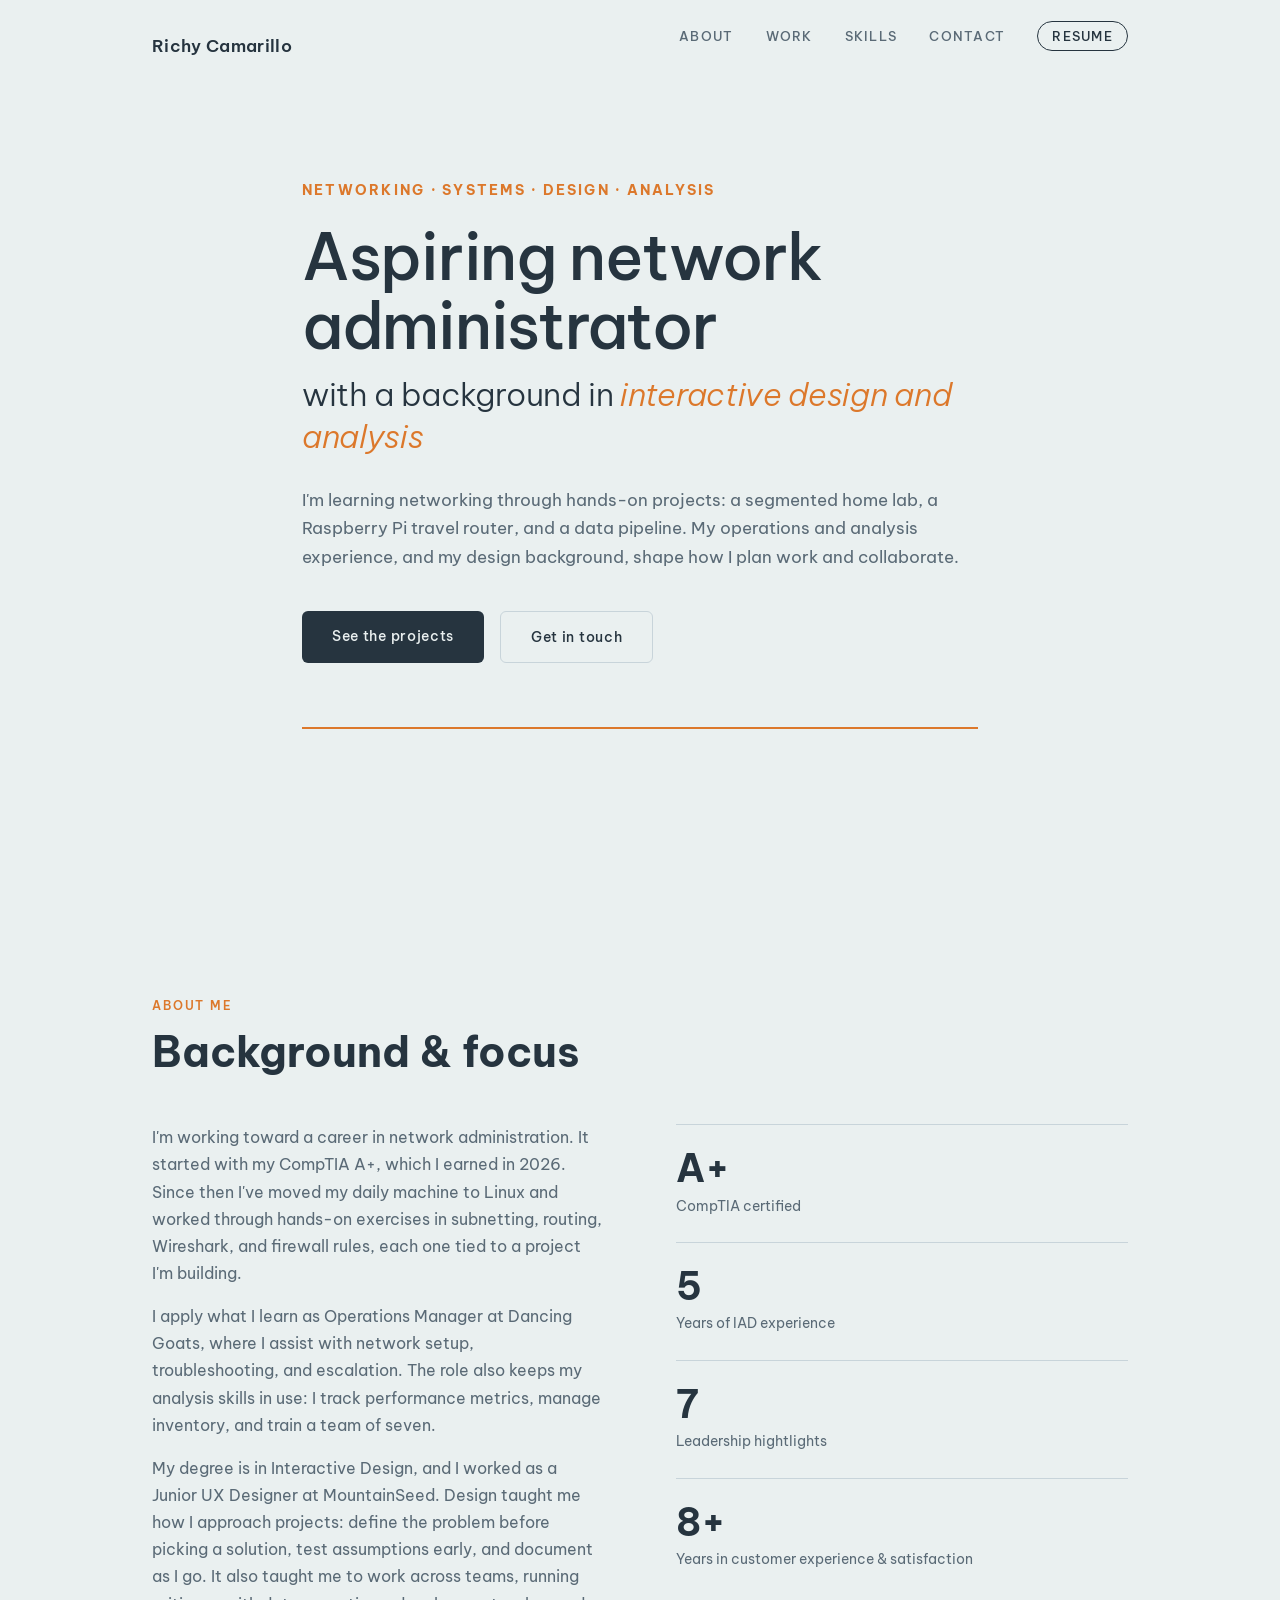
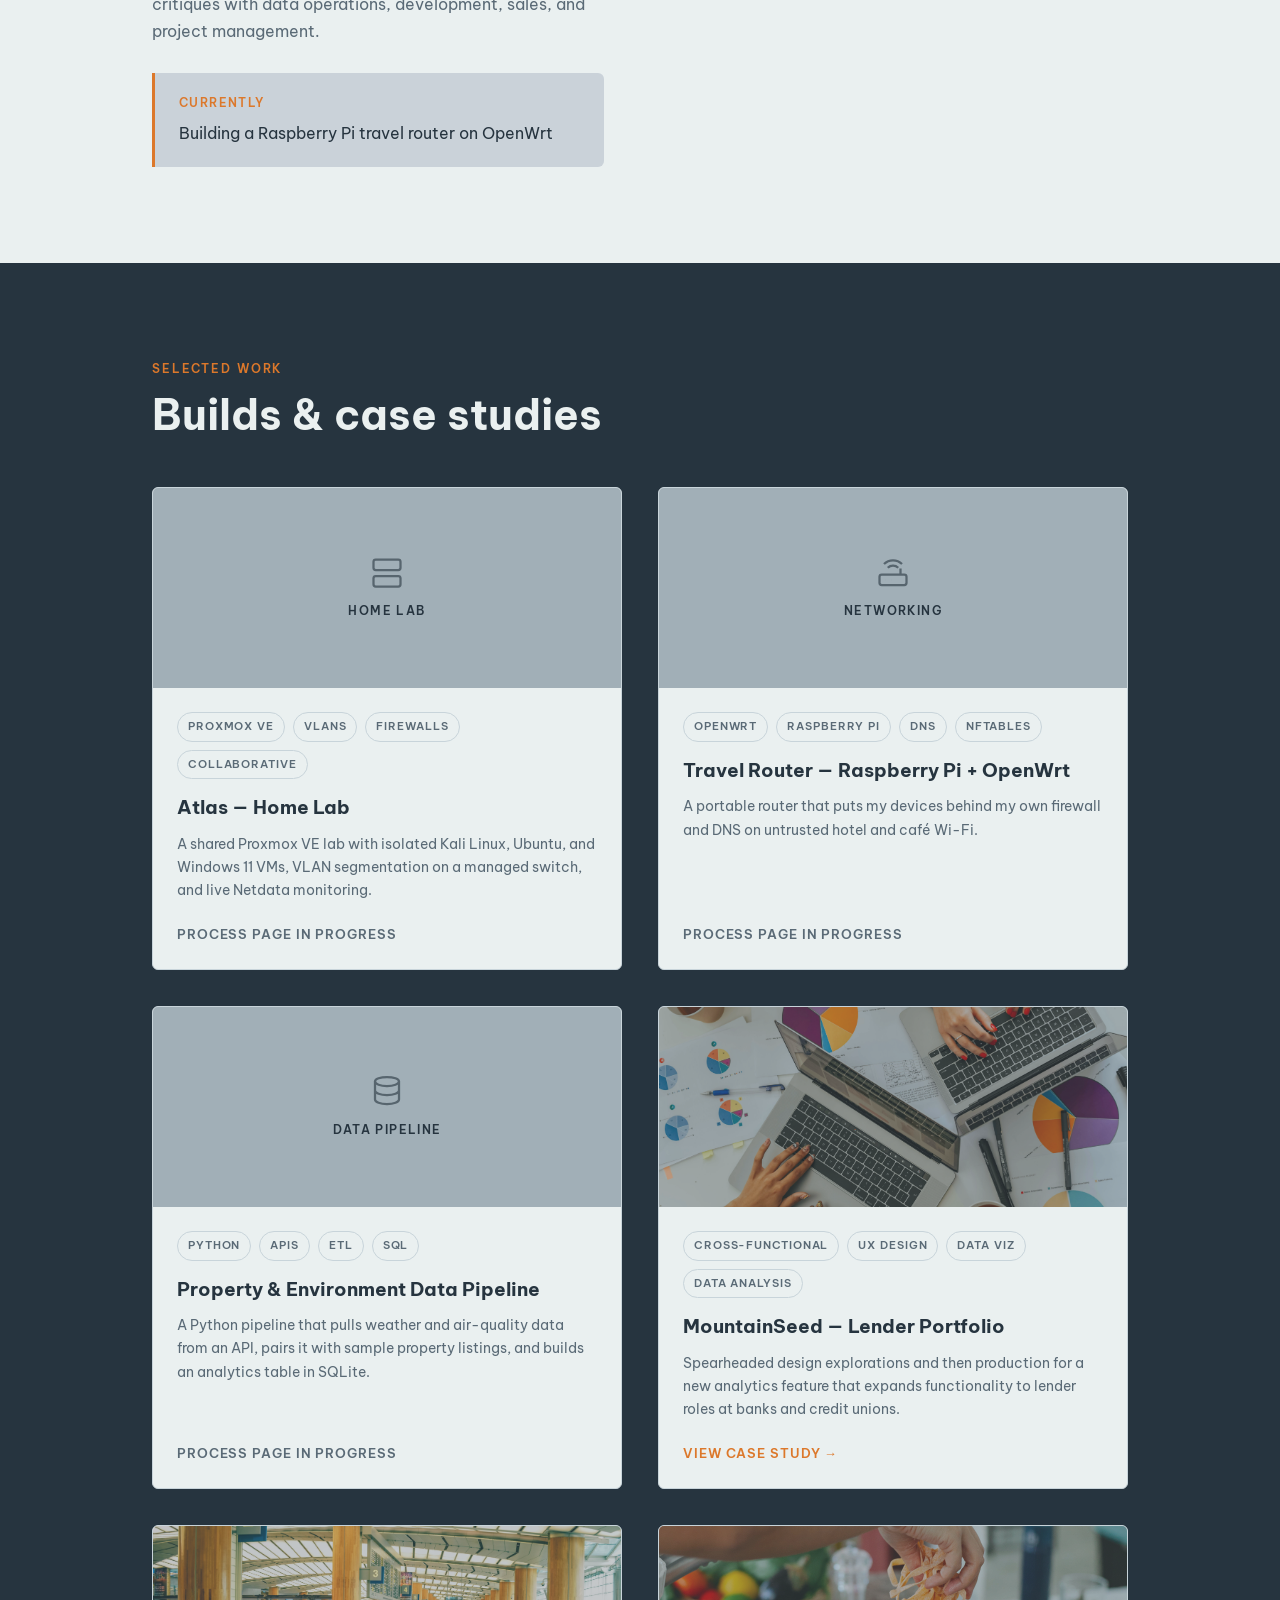
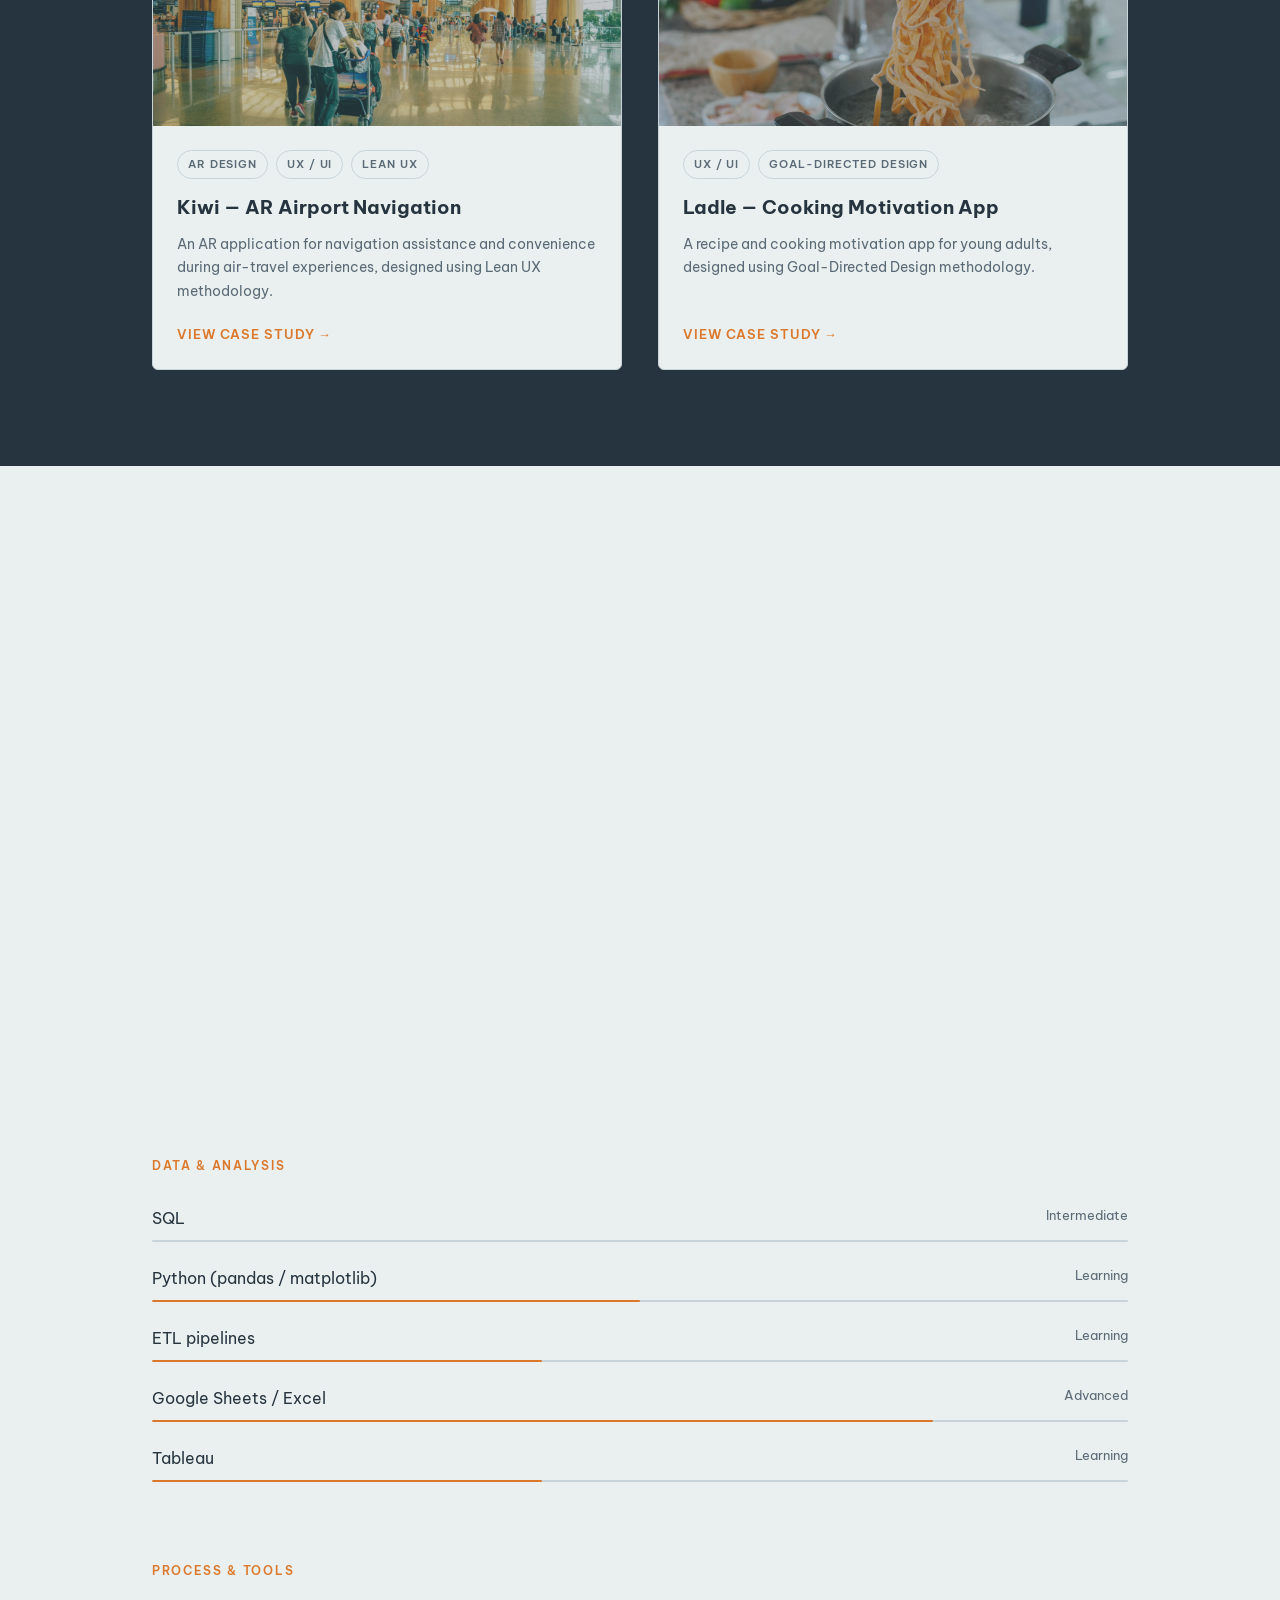
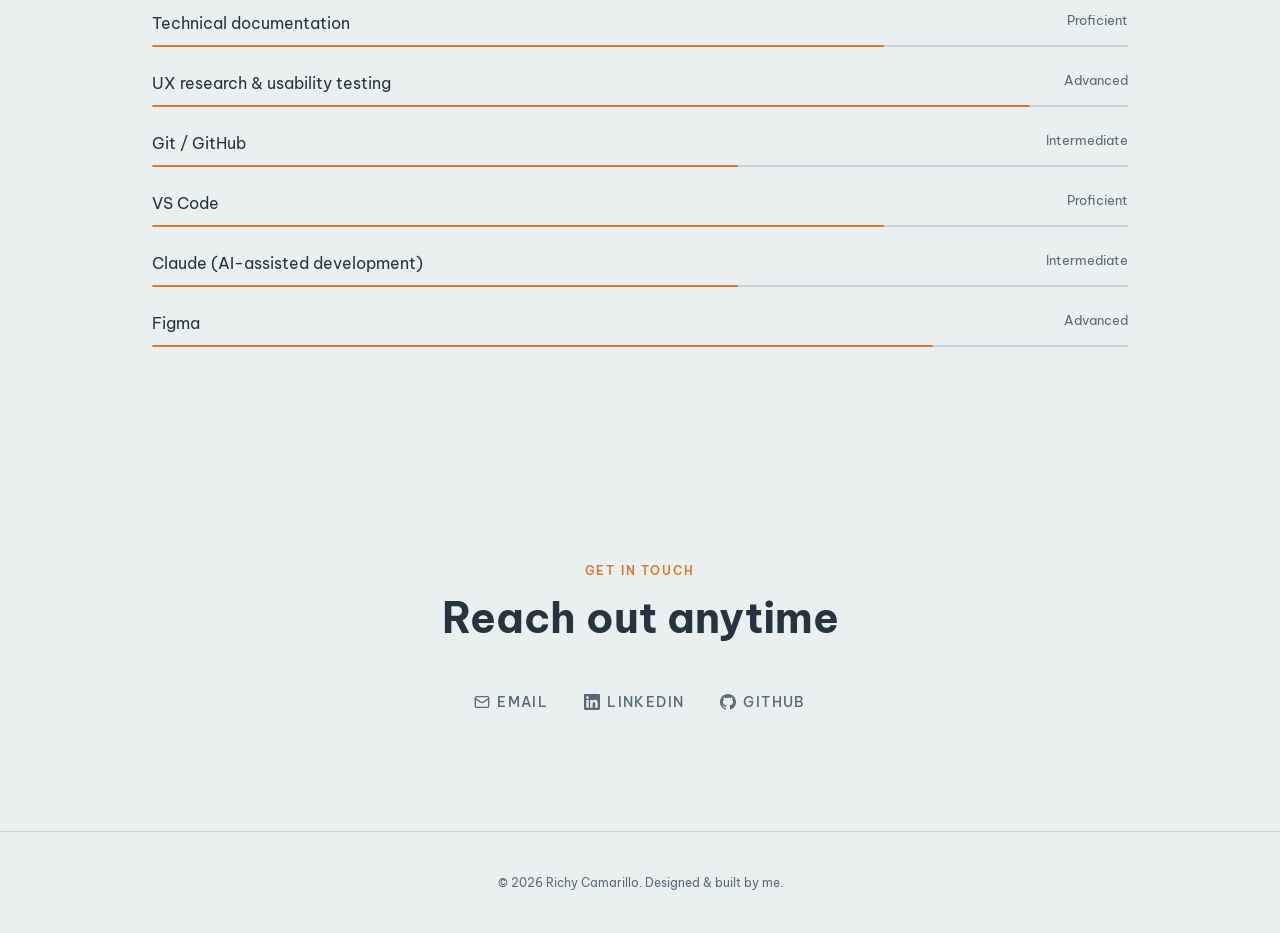
<file: index.html>
<!DOCTYPE html>
<html lang="en">
<head>
  <meta charset="UTF-8" />
  <meta name="viewport" content="width=device-width, initial-scale=1.0"/>
  <title>Richy Camarillo — Networking, Systems &amp; Analysis</title>

  <!--
  ============================================================
  FONT — Be Vietnam Pro from Google Fonts.
  ============================================================
  -->
  <link rel="preconnect" href="https://fonts.googleapis.com">
  <link rel="preconnect" href="https://fonts.gstatic.com" crossorigin>
  <link href="https://fonts.googleapis.com/css2?family=Be+Vietnam+Pro:ital,wght@0,300;0,400;0,500;0,600;0,700;1,300;1,400&display=swap" rel="stylesheet">

  <!-- Shared stylesheet -->
  <link rel="stylesheet" href="styles.css">
</head>
<body>

  <!-- ============================================================
       NAV BAR
       Links match section IDs below (#about, #projects, etc.)
       ============================================================ -->
  <nav id="main-nav">
    <div class="container-wide nav-inner">
      <a href="index.html" class="nav-logo">Richy Camarillo</a>
      <button class="nav-hamburger" aria-label="Toggle menu" aria-expanded="false">
        <span></span>
        <span></span>
        <span></span>
      </button>
      <ul class="nav-links">
        <li><a href="#about">About</a></li>
        <li><a href="#projects">Work</a></li>
        <li><a href="#skills">Skills</a></li>
        <li><a href="#contact">Contact</a></li>
        <li><a href="assets/resume.pdf" class="nav-resume" target="_blank" rel="noopener">Resume</a></li>
      </ul>
    </div>
  </nav>


  <!-- ============================================================
       HERO
       ============================================================ -->
  <section id="hero">
    <div class="container">
      <div class="hero-content">

        <span class="hero-label reveal">Networking · Systems · Design · Analysis</span>

        <h1 class="hero-headline reveal">
          Aspiring network administrator
          <span class="hero-tagline">with a background in <em>interactive design and analysis</em></span>
        </h1>

        <!-- brief self-description-->
        <p class="hero-sub reveal">
          I'm learning networking through hands-on projects: a segmented home
          lab, a Raspberry Pi travel router, and a data pipeline. My operations
          and analysis experience, and my design background, shape how I plan
          work and collaborate.
        </p>

        <div class="hero-actions reveal">
          <a href="#projects" class="btn btn-primary">See the projects</a>
          <a href="#contact"  class="btn btn-secondary">Get in touch</a>
        </div>

        <div class="hero-rule reveal"></div>
      </div>
    </div>
  </section>


  <!-- ============================================================
       ABOUT
        Left: bio paragraphs + "currently" block
        Right: stat items
       ============================================================ -->
  <section id="about">
    <div class="container-wide">

      <p class="section-label reveal">About me</p>
      <h2 class="section-title reveal">Background & focus</h2>

      <div class="about-grid">

        <!-- LEFT — Bio -->
        <div class="about-text reveal">
          <p>
            I'm working toward a career in network administration. It started
            with my CompTIA A+, which I earned in 2026. Since then I've moved
            my daily machine to Linux and worked through hands-on exercises in
            subnetting, routing, Wireshark, and firewall rules, each one tied
            to a project I'm building.
          </p>
          <p>
            I apply what I learn as Operations Manager at Dancing Goats, where
            I assist with network setup, troubleshooting, and escalation. The
            role also keeps my analysis skills in use: I track performance
            metrics, manage inventory, and train a team of seven.
          </p>
          <p>
            My degree is in Interactive Design, and I worked as a Junior UX
            Designer at MountainSeed. Design taught me how I approach projects:
            define the problem before picking a solution, test assumptions
            early, and document as I go. It also taught me to work across
            teams, running critiques with data operations, development, sales,
            and project management.
          </p>

          <!-- Current role/ project -->
          <div class="about-currently">
            <strong>Currently</strong>
            Building a Raspberry Pi travel router on OpenWrt
          </div>
        </div>

        <!-- RIGHT — Stats -->
        <div class="about-stats reveal">

          <!-- number and description -->
          <div class="stat-item">
            <div class="stat-number">A+</div>
            <div class="stat-desc">CompTIA certified</div>
          </div>
          <div class="stat-item">
            <div class="stat-number">5</div>
            <div class="stat-desc">Years of IAD experience</div>
          </div>
          <div class="stat-item">
            <div class="stat-number">7</div>
            <div class="stat-desc">Leadership hightlights</div>
          </div>
          <div class="stat-item">
            <div class="stat-number">8+</div>
            <div class="stat-desc">Years in customer experience &amp; satisfaction</div>
          </div>

        </div>
      </div>

    </div>
  </section>


  <!-- ============================================================
       PROJECTS
       ✏️ Duplicate a .project-card block to add more projects
       ✏️ Replace .project-thumb emoji with an <img> tag when ready
       ✏️ Update tags, title, description, and href on each card
       ============================================================ -->
  <section id="projects">
    <div class="container-wide">

      <p class="section-label reveal">Selected work</p>
      <h2 class="section-title reveal">Builds &amp; case studies</h2>

      <div class="projects-grid">

        <!-- ── PROJECT CARD — Atlas ── -->
        <div class="project-card reveal">
          <!-- ✏️ Replace the placeholder with: <img src="assets/..." alt="..."> -->
          <div class="project-thumb"><div class="thumb-placeholder"><svg viewBox="0 0 24 24" fill="none" stroke="currentColor" stroke-width="1.5" aria-hidden="true"><rect x="3" y="3" width="18" height="7" rx="1.5"/><rect x="3" y="14" width="18" height="7" rx="1.5"/><path d="M7 6.5h.01M7 17.5h.01"/></svg>Home lab</div></div>
          <div class="project-body">
            <div class="project-tags">
              <span class="tag">Proxmox VE</span>
              <span class="tag">VLANs</span>
              <span class="tag">Firewalls</span>
              <span class="tag">Collaborative</span>
            </div>
            <h3 class="project-title">Atlas — Home Lab</h3>
            <p class="project-desc">
              A shared Proxmox VE lab with isolated Kali Linux, Ubuntu, and Windows 11 VMs, VLAN segmentation on a managed switch, and live Netdata monitoring.
            </p>
            <p class="in-progress">Process page in progress</p>
          </div>
        </div>

        <!-- ── PROJECT CARD — Travel Router ── -->
        <div class="project-card reveal">
          <!-- ✏️ Replace the placeholder with: <img src="assets/..." alt="..."> -->
          <div class="project-thumb"><div class="thumb-placeholder"><svg viewBox="0 0 24 24" fill="none" stroke="currentColor" stroke-width="1.5" aria-hidden="true"><rect x="3" y="13" width="18" height="7" rx="1.5"/><path d="M7 16.5h.01M11 16.5h.01M17 13V9M8.5 8.5a5 5 0 0 1 7 0M6 6a8.5 8.5 0 0 1 12 0"/></svg>Networking</div></div>
          <div class="project-body">
            <div class="project-tags">
              <span class="tag">OpenWrt</span>
              <span class="tag">Raspberry Pi</span>
              <span class="tag">DNS</span>
              <span class="tag">nftables</span>
            </div>
            <h3 class="project-title">Travel Router — Raspberry Pi + OpenWrt</h3>
            <p class="project-desc">
              A portable router that puts my devices behind my own firewall and DNS on untrusted hotel and café Wi-Fi.
            </p>
            <p class="in-progress">Process page in progress</p>
          </div>
        </div>

        <!-- ── PROJECT CARD — Web Scraper ── -->
        <div class="project-card reveal">
          <!-- ✏️ Replace the placeholder with: <img src="assets/..." alt="..."> -->
          <div class="project-thumb"><div class="thumb-placeholder"><svg viewBox="0 0 24 24" fill="none" stroke="currentColor" stroke-width="1.5" aria-hidden="true"><ellipse cx="12" cy="5" rx="8" ry="3"/><path d="M4 5v6c0 1.7 3.6 3 8 3s8-1.3 8-3V5M4 11v6c0 1.7 3.6 3 8 3s8-1.3 8-3v-6"/></svg>Data pipeline</div></div>
          <div class="project-body">
            <div class="project-tags">
              <span class="tag">Python</span>
              <span class="tag">APIs</span>
              <span class="tag">ETL</span>
              <span class="tag">SQL</span>
            </div>
            <h3 class="project-title">Property &amp; Environment Data Pipeline</h3>
            <p class="project-desc">
              A Python pipeline that pulls weather and air-quality data from an API, pairs it with sample property listings, and builds an analytics table in SQLite.
            </p>
            <p class="in-progress">Process page in progress</p>
          </div>
        </div>

        <!-- ── PROJECT CARD — MountainSeed ── -->
        <div class="project-card reveal">
          <!-- ✏️ Replace with: <img src="images/ms-thumb.jpg" alt="MountainSeed"> -->
          <div class="project-thumb"><img src="assets/mountainseed/mountainseed thumb.jpg" alt="stock data reports"></div>
          <div class="project-body">
            <div class="project-tags">
              <span class="tag">Cross-Functional</span>
              <span class="tag">UX Design</span>
              <span class="tag">Data Viz</span>
              <span class="tag">Data Analysis</span>
            </div>
            <h3 class="project-title">MountainSeed — Lender Portfolio</h3>
            <p class="project-desc">
              Spearheaded design explorations and then production for a new analytics feature that expands functionality to lender roles at banks and credit unions.
            </p>
            <a href="mountainseed.html" class="project-link">View case study →</a>
          </div>
        </div>

        <!-- ── PROJECT CARD — Kiwi ── -->
        <div class="project-card reveal">
          <div class="project-thumb"><img src="assets/kiwi/airport stock.jpg" alt="vision pro image"></div>
          <div class="project-body">
            <div class="project-tags">
              <span class="tag">AR Design</span>
              <span class="tag">UX / UI</span>
              <span class="tag">Lean UX</span>
            </div>
            <h3 class="project-title">Kiwi — AR Airport Navigation</h3>
            <p class="project-desc">
              An AR application for navigation assistance and convenience during air-travel experiences, designed using Lean UX methodology.
            </p>
            <a href="kiwi.html" class="project-link">View case study →</a>
          </div>
        </div>

        <!-- ── PROJECT CARD — Ladle ── -->
        <div class="project-card reveal">
          <div class="project-thumb"><img src="assets/ladle/pexels-antonius-ferret-6223124.jpg" alt="stock cooking image"></div>
          <div class="project-body">
            <div class="project-tags">
              <span class="tag">UX / UI</span>
              <span class="tag">Goal-Directed Design</span>
            </div>
            <h3 class="project-title">Ladle — Cooking Motivation App</h3>
            <p class="project-desc">
              A recipe and cooking motivation app for young adults, designed using
              Goal-Directed Design methodology.
            </p>
            <a href="ladle.html" class="project-link">View case study →</a>
          </div>
        </div>

      </div>
    </div>
  </section>


  <!-- ============================================================
       SKILLS
          data-width controls the bar fill length via main.js
       ============================================================ -->
  <section id="skills">
    <div class="container-wide">

      <p class="section-label reveal">Capabilities</p>
      <h2 class="section-title reveal">Skills & tools</h2>

      <div class="skills-grid">

        <!-- LEFT — Networking & systems -->
        <div class="reveal">
          <p class="skill-group-title">Networking & Systems</p>

          <div class="skill-item">
            <div class="skill-header">
              <span>Hardware &amp; troubleshooting</span>
              <span class="skill-level">CompTIA A+</span>
            </div>
            <div class="skill-bar">
              <div class="skill-fill" data-width="70"></div>
            </div>
          </div>

          <div class="skill-item">
            <div class="skill-header">
              <span>Linux (Arch, command line)</span>
              <span class="skill-level">Learning</span>
            </div>
            <div class="skill-bar">
              <div class="skill-fill" data-width="50"></div>
            </div>
          </div>

          <div class="skill-item">
            <div class="skill-header">
              <span>TCP/IP, subnetting &amp; routing</span>
              <span class="skill-level">Learning</span>
            </div>
            <div class="skill-bar">
              <div class="skill-fill" data-width="45"></div>
            </div>
          </div>

          <div class="skill-item">
            <div class="skill-header">
              <span>Wireshark &amp; packet analysis</span>
              <span class="skill-level">Learning</span>
            </div>
            <div class="skill-bar">
              <div class="skill-fill" data-width="45"></div>
            </div>
          </div>

          <div class="skill-item">
            <div class="skill-header">
              <span>Firewalls (nftables) &amp; VLANs</span>
              <span class="skill-level">Learning</span>
            </div>
            <div class="skill-bar">
              <div class="skill-fill" data-width="35"></div>
            </div>
          </div>

          <div class="skill-item">
            <div class="skill-header">
              <span>Virtualization (Proxmox VE)</span>
              <span class="skill-level">Learning</span>
            </div>
            <div class="skill-bar">
              <div class="skill-fill" data-width="40"></div>
            </div>
          </div>
        </div>

        <!-- MIDDLE — Data & analysis -->
        <div class="reveal">
          <p class="skill-group-title">Data & Analysis</p>

          <div class="skill-item">
            <div class="skill-header">
              <span>SQL</span>
              <span class="skill-level">Intermediate</span>
            </div>
            <div class="skill-bar">
              <div class="skill-fill" data-width="60"></div>
            </div>
          </div>

          <div class="skill-item">
            <div class="skill-header">
              <span>Python (pandas / matplotlib)</span>
              <span class="skill-level">Learning</span>
            </div>
            <div class="skill-bar">
              <div class="skill-fill" data-width="50"></div>
            </div>
          </div>

          <div class="skill-item">
            <div class="skill-header">
              <span>ETL pipelines</span>
              <span class="skill-level">Learning</span>
            </div>
            <div class="skill-bar">
              <div class="skill-fill" data-width="40"></div>
            </div>
          </div>

          <div class="skill-item">
            <div class="skill-header">
              <span>Google Sheets / Excel</span>
              <span class="skill-level">Advanced</span>
            </div>
            <div class="skill-bar">
              <div class="skill-fill" data-width="80"></div>
            </div>
          </div>

          <div class="skill-item">
            <div class="skill-header">
              <span>Tableau</span>
              <span class="skill-level">Learning</span>
            </div>
            <div class="skill-bar">
              <div class="skill-fill" data-width="40"></div>
            </div>
          </div>
        </div>

        <!-- RIGHT — Process & tools -->
        <div class="reveal">
          <p class="skill-group-title">Process & Tools</p>

          <div class="skill-item">
            <div class="skill-header">
              <span>Technical documentation</span>
              <span class="skill-level">Proficient</span>
            </div>
            <div class="skill-bar">
              <div class="skill-fill" data-width="75"></div>
            </div>
          </div>

          <div class="skill-item">
            <div class="skill-header">
              <span>UX research &amp; usability testing</span>
              <span class="skill-level">Advanced</span>
            </div>
            <div class="skill-bar">
              <div class="skill-fill" data-width="90"></div>
            </div>
          </div>

          <div class="skill-item">
            <div class="skill-header">
              <span>Git / GitHub</span>
              <span class="skill-level">Intermediate</span>
            </div>
            <div class="skill-bar">
              <div class="skill-fill" data-width="60"></div>
            </div>
          </div>

          <div class="skill-item">
            <div class="skill-header">
              <span>VS Code</span>
              <span class="skill-level">Proficient</span>
            </div>
            <div class="skill-bar">
              <div class="skill-fill" data-width="75"></div>
            </div>
          </div>

          <div class="skill-item">
            <div class="skill-header">
              <span>Claude (AI-assisted development)</span>
              <span class="skill-level">Intermediate</span>
            </div>
            <div class="skill-bar">
              <div class="skill-fill" data-width="60"></div>
            </div>
          </div>

          <div class="skill-item">
            <div class="skill-header">
              <span>Figma</span>
              <span class="skill-level">Advanced</span>
            </div>
            <div class="skill-bar">
              <div class="skill-fill" data-width="80"></div>
            </div>
          </div>
        </div>

      </div>
    </div>
  </section>


  <!-- ============================================================
       CONTACT
        Update social link hrefs
       ============================================================ -->
  <section id="contact">
    <div class="container">

      <p class="section-label reveal">Get in touch</p>
      <h2 class="section-title reveal">Reach out anytime</h2>
  <!-- ===========================================================
       Remove comment tags below if you want to empahsize email
       =========================================================== -->
  <!-- 
      <div class="reveal">
        <a href="mailto:camarillorichard.1@gmail.com" class="contact-email">
          camarillorichard.1@gmail.com
        </a>
      </div>
      -->
       
      

      <ul class="social-links reveal">
        <li>
          <a href="mailto:camarillorichard.1@gmail.com">
            <svg xmlns="http://www.w3.org/2000/svg" width="16" height="16" viewBox="0 0 24 24" fill="none" stroke="currentColor" stroke-width="2" stroke-linecap="round" stroke-linejoin="round" aria-hidden="true"><rect x="2" y="4" width="20" height="16" rx="2"/><path d="m22 7-8.97 5.7a1.94 1.94 0 0 1-2.06 0L2 7"/></svg>
            Email
          </a>
        </li>
        <li>
          <a href="https://www.linkedin.com/in/richard-camarillo/" target="_blank">
            <svg xmlns="http://www.w3.org/2000/svg" width="16" height="16" viewBox="0 0 24 24" fill="currentColor" aria-hidden="true"><path d="M20.447 20.452h-3.554v-5.569c0-1.328-.027-3.037-1.852-3.037-1.853 0-2.136 1.445-2.136 2.939v5.667H9.351V9h3.414v1.561h.046c.477-.9 1.637-1.85 3.37-1.85 3.601 0 4.267 2.37 4.267 5.455v6.286zM5.337 7.433a2.062 2.062 0 01-2.063-2.065 2.064 2.064 0 112.063 2.065zm1.782 13.019H3.555V9h3.564v11.452zM22.225 0H1.771C.792 0 0 .774 0 1.729v20.542C0 23.227.792 24 1.771 24h20.451C23.2 24 24 23.227 24 22.271V1.729C24 .774 23.2 0 22.222 0h.003z"/></svg>
            LinkedIn
          </a>
        </li>
        <li>
          <a href="https://github.com/FabianGoji" target="_blank">
            <svg xmlns="http://www.w3.org/2000/svg" width="16" height="16" viewBox="0 0 24 24" fill="currentColor" aria-hidden="true"><path d="M12 0C5.374 0 0 5.373 0 12c0 5.302 3.438 9.8 8.207 11.387.599.111.793-.261.793-.577v-2.234c-3.338.726-4.033-1.416-4.033-1.416-.546-1.387-1.333-1.756-1.333-1.756-1.089-.745.083-.729.083-.729 1.205.084 1.839 1.237 1.839 1.237 1.07 1.834 2.807 1.304 3.492.997.107-.775.418-1.305.762-1.604-2.665-.305-5.467-1.334-5.467-5.931 0-1.311.469-2.381 1.236-3.221-.124-.303-.535-1.524.117-3.176 0 0 1.008-.322 3.301 1.23A11.509 11.509 0 0112 5.803c1.02.005 2.047.138 3.006.404 2.291-1.552 3.297-1.23 3.297-1.23.653 1.653.242 2.874.118 3.176.77.84 1.235 1.911 1.235 3.221 0 4.609-2.807 5.624-5.479 5.921.43.372.823 1.102.823 2.222v3.293c0 .319.192.694.801.576C20.566 21.797 24 17.3 24 12c0-6.627-5.373-12-12-12z"/></svg>
            GitHub
          </a>
        </li>
      </ul>

    </div>
  </section>


  <!-- ============================================================
       FOOTER
       ✏️ Update your name
       ============================================================ -->
  <footer>
    <div class="container">
      <p>© 2026 Richy Camarillo. Designed &amp; built by me.</p>
    </div>
  </footer>

  <!-- Shared JS — handles nav scroll, reveal, skill bars -->
  <script src="main.js"></script>

</body>
</html>
</file>
<file: styles.css>
/* ================================================================
   styles.css — Shared stylesheet for all portfolio pages
   Referenced by: index.html, mountainseed.html, kiwi.html,
                  fyr.html, ladle.html
   ================================================================

   TABLE OF CONTENTS
   -----------------
   1.  Design Tokens (CSS Variables)
   2.  Reset & Base
   3.  Layout Utilities
   4.  Scroll Reveal Animation
   5.  Navigation
   6.  Buttons
   7.  ── INDEX PAGE ──
       7a. Hero
       7b. Section Shared
       7c. About
       7d. Projects Grid
       7e. Skills
       7f. Contact
       7g. Footer
   8.  ── CASE STUDY PAGES ──
       8a. CS Hero
       8b. CS Body & Section Structure
       8c. Pull Quote
       8d. Tags
       8e. Numbered List
       8f. Media Placeholders
       8g. Media Grid
       8h. Lean UX Canvas Accordion (kiwi.html)
       8i. UI Principles List (fyr.html)
       8j. GDD Phases List (ladle.html)
       8k. Honest Callout Block (ladle.html)
       8l. Case Study Footer Nav
   9.  Shared Footer
   10. Responsive Breakpoints
================================================================ */


/* ================================================================
   1. DESIGN TOKENS
   ✏️ Edit these variables to restyle the entire site.
      All pages reference these — one change applies everywhere.
================================================================ */
:root {
  /* — Color palette */
  --color-bg:        #EAF0F0;   /* Light — page background            */
  --color-surface:   #BFC9D2;   /* Mid — card / section backgrounds   */
  --color-dark:      #26343F;   /* Dark — primary text, nav           */
  --color-accent:    #dc782b;   /* Orange — brand accent, links       */
  --color-text:      #26343F;   /* Primary text (same as dark)        */
  --color-muted:     #5A6A76;   /* Secondary / caption text           */
  --color-border:    #C8D4DA;   /* Subtle dividers                    */
  --color-tag-bg:    #D8E3E8;   /* Tag pill background                */
  --color-tag-text:  #26343F;   /* Tag pill text                      */

  /* — Typography
     ✏️ Font is loaded via Google Fonts in each HTML <head>.
        If you change the font, update both the <link> tag in
        each HTML file AND the variables below. */
  --font-display:    'Be Vietnam Pro', sans-serif;
  --font-body:       'Be Vietnam Pro', sans-serif;

  /* — Sizing */
  --radius:          6px;
  --max-width:       820px;     /* Narrow reading column             */
  --max-width-wide:  1120px;    /* Wide container for media rows     */
  --section-gap:     60px;     /* Vertical space between sections   */
}


/* ================================================================
   2. RESET & BASE
================================================================ */
*, *::before, *::after {
  box-sizing: border-box;
  margin: 0;
  padding: 0;
}

html {
  scroll-behavior: smooth;
}

body {
  background-color: var(--color-bg);
  color: var(--color-text);
  font-family: var(--font-body);
  font-weight: 400;
  font-size: 1rem;
  line-height: 1.75;
  -webkit-font-smoothing: antialiased;
}

img  { display: block; max-width: 100%; }
a    { color: inherit; text-decoration: none; }


/* ================================================================
   3. LAYOUT UTILITIES
================================================================ */

/* Narrow reading column — used for body text and headings */
.container {
  max-width: var(--max-width);
  margin: 0 auto;
  padding: 0 40px;
}

/* Wide container — used for nav and full-bleed media */
.container-wide {
  max-width: var(--max-width-wide);
  margin: 0 auto;
  padding: 0 40px;
}


/* ================================================================
   4. SCROLL REVEAL ANIMATION
   Elements with .reveal fade + slide in when they enter viewport.
   JS in main.js handles adding .visible via IntersectionObserver.
================================================================ */
.reveal {
  opacity: 0;
  transform: translateY(22px);
  transition: opacity 0.55s ease, transform 0.55s ease;
}
.reveal.visible {
  opacity: 1;
  transform: translateY(0);
}


/* ================================================================
   5. NAVIGATION
   Fixed across all pages. Blurs on scroll via JS (.scrolled class).
================================================================ */
nav {
  position: fixed;
  top: 0; left: 0; right: 0;
  z-index: 100;
  padding: 22px 0;
  transition: background 0.3s, border-color 0.3s;
}
nav.scrolled {
  background: rgba(234, 240, 240, 0.88);
  backdrop-filter: blur(14px);
  border-bottom: 1px solid var(--color-border);
}

.nav-inner {
  display: flex;
  justify-content: space-between;
  align-items: center;
}

/* — Logo / your name */
.nav-logo {
  font-family: var(--font-display);
  font-size: 1.05rem;
  font-weight: 600;
  letter-spacing: 0.02em;
  color: var(--color-dark);
}

/* — Nav links */
.nav-links {
  display: flex;
  gap: 32px;
  list-style: none;
  align-items: center;
}
.nav-links a {
  font-size: 0.8rem;
  font-weight: 500;
  letter-spacing: 0.1em;
  text-transform: uppercase;
  color: var(--color-muted);
  transition: color 0.2s;
}
.nav-links a:hover  { color: var(--color-dark); }
/* .active marks the current page in the nav */
.nav-links a.active { color: var(--color-accent); }

/* — Resume link — styled as a pill in the nav */
.nav-links a.nav-resume {
  padding: 6px 14px;
  border: 1px solid currentColor;
  border-radius: 100px;
  color: var(--color-dark);
  transition: color 0.2s, border-color 0.2s, background 0.2s;
}
.nav-links a.nav-resume:hover {
  background: var(--color-dark);
  color: var(--color-bg);
}

/* — Standalone resume button — use anywhere in the page */
.btn-resume {
  display: inline-block;
  padding: 13px 30px;
  border-radius: var(--radius);
  font-size: 0.86rem;
  font-weight: 500;
  letter-spacing: 0.05em;
  border: 1px solid var(--color-dark);
  color: var(--color-dark);
  transition: background 0.2s, color 0.2s;
  cursor: pointer;
}
.btn-resume:hover {
  background: var(--color-dark);
  color: var(--color-bg);
}

/* standalone link to bring viewers to personal content */
.content-link {
  display: block;
  width: fit-content;
  margin: 24px auto;
}

/* — Hamburger button — hidden on desktop */
.nav-hamburger {
  display: none;
  flex-direction: column;
  justify-content: space-between;
  width: 24px;
  height: 18px;
  background: none;
  border: none;
  cursor: pointer;
  padding: 0;
}
.nav-hamburger span {
  display: block;
  width: 100%;
  height: 2px;
  background: var(--color-dark);
  transition: transform 0.3s ease, opacity 0.3s ease;
  transform-origin: center;
}
nav.menu-open .nav-hamburger span:nth-child(1) { transform: translateY(8px) rotate(45deg); }
nav.menu-open .nav-hamburger span:nth-child(2) { opacity: 0; }
nav.menu-open .nav-hamburger span:nth-child(3) { transform: translateY(-8px) rotate(-45deg); }


/* ================================================================
   6. BUTTONS
================================================================ */
.btn {
  display: inline-block;
  padding: 13px 30px;
  border-radius: var(--radius);
  font-size: 0.86rem;
  font-weight: 500;
  letter-spacing: 0.05em;
  transition: all 0.2s;
  cursor: pointer;
}
/* Filled — primary CTA */
.btn-primary {
  background: var(--color-dark);
  color: var(--color-bg);
}
.btn-primary:hover { background: var(--color-accent); }

/* Outlined — secondary CTA */
.btn-secondary {
  border: 1px solid var(--color-border);
  color: var(--color-dark);
}
.btn-secondary:hover { border-color: var(--color-dark); }


/* ================================================================
   7a. INDEX — HERO
================================================================ */
#hero {
  min-height: 100vh;
  display: flex;
  align-items: center;
  padding-top: 100px;
}

.hero-content   { max-width: var(--max-width); }

.hero-label {
  display: inline-block;
  font-size: 0.875rem;
  font-weight: 700;
  letter-spacing: 0.16em;
  text-transform: uppercase;
  color: var(--color-accent);
  margin-bottom: 20px;
}

.hero-headline {
  font-family: var(--font-display);
  font-size: clamp(2rem, 5vw, 4rem);
  font-weight: 500;
  line-height: 1.08;
  letter-spacing: -0.02em;
  margin-bottom: 28px;
}
.hero-headline em {
  font-style: italic;
  font-weight: 300;
  color: var(--color-accent);
}

/* Second line of the hero headline, smaller and lighter than the main line */
.hero-tagline {
  display: block;
  font-size: 0.5em;
  font-weight: 300;
  line-height: 1.3;
  letter-spacing: -0.01em;
  margin-top: 14px;
}

.hero-sub {
  font-size: 1.05rem;
  color: var(--color-muted);
  max-width: var(--max-width);
  margin-bottom: 40px;
  line-height: 1.7;
}

.hero-actions {
  display: flex;
  gap: 16px;
  flex-wrap: wrap;
}

.hero-rule {
  width: 100%;
  height: 2px;
  background: var(--color-accent);
  margin-top: 64px;
}

.hero-rule.reveal {
  width: 0;
  opacity: 1;
  transform: none;
  transition: width 0.9s ease;
}

.hero-rule.reveal.visible {
  width: 100%;
}


/* ================================================================
   7b. INDEX — SECTION SHARED
================================================================ */
section { padding: var(--section-gap) 0; }

.section-label {
  font-size: 0.73rem;
  font-weight: 600;
  letter-spacing: 0.16em;
  text-transform: uppercase;
  color: var(--color-accent);
  margin-bottom: 12px;
}

.section-title {
  font-family: var(--font-display);
  font-size: clamp(1.8rem, 4vw, 2.6rem);
  font-weight: 700;
  line-height: 1.15;
  margin-bottom: 48px;
}

.section-subtitle{
  font-family: var(--font-display);
  font-size: clamp(1.45rem, 3.2vw, 2.1rem);
  font-weight: 600;
  line-height: 1.15;
  margin: 16px auto;
}


/* ================================================================
   7c. INDEX — ABOUT SECTION
================================================================ */
.about-grid {
  display: grid;
  grid-template-columns: 1fr 1fr;
  gap: 72px;
  align-items: start;
}

.about-text p {
  color: var(--color-muted);
  margin-bottom: 16px;
  font-size: 0.97rem;
}

.about-currently {
  margin-top: 28px;
  padding: 20px 24px;
  border-left: 3px solid var(--color-accent);
  background: color-mix(in srgb,var(--color-surface),transparent 25%);
  border-radius: 0 var(--radius) var(--radius) 0;
}
.about-currently strong {
  display: block;
  font-size: 0.72rem;
  font-weight: 600;
  letter-spacing: 0.12em;
  text-transform: uppercase;
  color: var(--color-accent);
  margin-bottom: 6px;
}

.about-stats { display: flex; flex-direction: column; gap: 0; }

.stat-item {
  padding: 24px 0;
  border-bottom: 1px solid var(--color-border);
}
.stat-item:first-child { border-top: 1px solid var(--color-border); }
.stat-item:last-child  { border-bottom: none; }

.stat-number {
  font-family: var(--font-display);
  font-size: 2.4rem;
  font-weight: 700;
  line-height: 1;
  margin-bottom: 6px;
  color: var(--color-dark);
}
.stat-desc {
  font-size: 0.87rem;
  color: var(--color-muted);
}


/* ================================================================
   7d. INDEX — PROJECTS GRID
================================================================ */
#projects { background: var(--color-dark); }
#projects .section-title { color: var(--color-bg); }

.projects-grid {
  display: grid;
  grid-template-columns: repeat(2, 1fr);
  gap: 36px;
}

.project-card {
  display: flex;
  flex-direction: column;
  border: 1px solid var(--color-border);
  border-radius: var(--radius);
  overflow: hidden;
  transition: transform 0.25s, box-shadow 0.25s;
  background: var(--color-bg);
  position: relative;
  max-height: 500px;
}
.project-card:hover {
  transform: translateY(-4px);
  box-shadow: 0 14px 36px rgba(38, 52, 63, 0.1);
}

/* ✏️ Replace .project-thumb with <img> when you have screenshots */
.project-thumb {
  height: 200px;
  background: var(--color-border);
  display: flex;
  align-items: center;
  justify-content: center;
  font-size: 2rem;
  color: var(--color-muted);
  overflow: hidden;
  position: relative;
}

.project-thumb::after {
  content: '';
  position: absolute;
  inset: 0;
  background: var(--color-muted);
  opacity: 0.35;
  transition: opacity 0.25s ease;
}

.project-card:hover .project-thumb::after {
  opacity: 0;
}

.project-thumb img {
  width: 100%;
  height: 100%;
  object-fit: cover;
}

.project-body  { 
  padding: 24px; 
  display: flex;
  flex-direction: column;
  flex: 1;
}

.project-tags  { display: flex; flex-wrap: wrap; gap: 8px; margin-bottom: 12px; }

.tag {
  font-size: 0.7rem;
  font-weight: 600;
  letter-spacing: 0.08em;
  text-transform: uppercase;
  padding: 4px 10px;
  border-radius: 100px;
  border: 1px solid var(--color-border);
  color: var(--color-muted);
}

.project-title {
  font-family: var(--font-display);
  font-size: 1.2rem;
  font-weight: 700;
  margin-bottom: 8px;
}

.project-desc {
  font-size: 0.88rem;
  color: var(--color-muted);
  margin-bottom: 20px;
  line-height: 1.65;
}

.in-progress {
  margin-top: auto;
  font-size: 0.8rem;
  font-weight: 600;
  letter-spacing: 0.07em;
  text-transform: uppercase;
  color: var(--color-muted);
  display: inline-flex;
  align-items: center bottom;
  gap: 6px;
  transition: gap 0.2s;
}

.project-link {
  margin-top: auto;
  font-size: 0.8rem;
  font-weight: 600;
  letter-spacing: 0.07em;
  text-transform: uppercase;
  color: var(--color-accent);
  display: inline-flex;
  align-items: center bottom;
  gap: 6px;
  transition: gap 0.2s;
}
.project-link:hover { gap: 10px; }

.project-link::after {
  content: '';
  position: absolute;
  inset: 0;
}


/* ================================================================
   7e. INDEX — SKILLS SECTION
================================================================ */
.skills-grid {
  display: grid;
  grid-template-columns: 1fr;
  gap: 56px;
}

.skill-group-title {
  font-size: 0.75rem;
  font-weight: 600;
  letter-spacing: 0.14em;
  text-transform: uppercase;
  color: var(--color-accent);
  margin-bottom: 28px;
}

.skill-item       { margin-bottom: 22px; }

.skill-header {
  display: flex;
  justify-content: space-between;
  font-size: 1rem;
  margin-bottom: 8px;
}

.skill-level {
  color: var(--color-muted);
  font-size: 0.8rem;
}

.skill-bar {
  height: 2px;
  background: var(--color-border);
  border-radius: 2px;
  overflow: hidden;
}

/* data-width on .skill-fill drives the bar width via JS */
.skill-fill {
  height: 100%;
  background: var(--color-accent);
  border-radius: 2px;
  width: 0%;
  transition: width 1s ease;
}


/* ================================================================
   7f. INDEX — CONTACT SECTION
================================================================ */
#contact { text-align: center; }

.contact-email {
  font-family: var(--font-display);
  font-size: clamp(1.4rem, 3.5vw, 2rem);
  font-weight: 600;
  color: var(--color-accent);
  display: inline-block;
  margin-bottom: 40px;
  border-bottom: 2px solid var(--color-accent);
  padding-bottom: 4px;
  transition: opacity 0.2s;
}
.contact-email:hover { opacity: 0.7; }

.social-links {
  display: flex;
  justify-content: center;
  gap: 36px;
  list-style: none;
}
.social-links a {
  display: flex;
  align-items: center;
  gap: 7px;
  font-size: 0.875rem;
  font-weight: 500;
  letter-spacing: 0.1em;
  text-transform: uppercase;
  color: var(--color-muted);
  transition: color 0.2s;
}
.social-links a:hover { color: var(--color-dark); }


/* ================================================================
   7g. SHARED FOOTER
================================================================ */
footer {
  padding: 40px 0;
  border-top: 1px solid var(--color-border);
  text-align: center;
  font-size: 0.78rem;
  color: var(--color-muted);
}


/* ================================================================
   8a. CASE STUDY — HERO
================================================================ */
.cs-hero {
  padding-top: 150px;
  padding-bottom: 88px;
  border-bottom: 1px solid var(--color-border);
}

.cs-eyebrow {
  display: flex;
  align-items: center;
  gap: 10px;
  font-size: 0.73rem;
  font-weight: 600;
  letter-spacing: 0.16em;
  text-transform: uppercase;
  color: var(--color-accent);
  margin-bottom: 20px;
}
.cs-eyebrow span { color: var(--color-border); }

.cs-title {
  font-family: var(--font-display);
  font-size: clamp(2.4rem, 6vw, 4.2rem);
  font-weight: 700;
  line-height: 1.07;
  letter-spacing: -0.02em;
  margin-bottom: 24px;
  /*max-width: 680px;*/
}
.cs-title em {
  font-style: italic;
  font-weight: 300;
  color: var(--color-accent);
}

.cs-summary {
  font-size: 1.06rem;
  color: var(--color-muted);
  max-width: 560px;
  margin-bottom: 52px;
  line-height: 1.68;
}

/* — Meta grid */
.cs-meta {
  display: flex;
  flex-direction: column;
  flex-wrap: wrap;
  border-top: 1px solid var(--color-border);
  border-left: 1px solid var(--color-border);
}
.cs-meta-item {
  flex: 1;
  min-width: 160px;
  padding: 20px 28px;
  border-right: 1px solid var(--color-border);
  border-bottom: 1px solid var(--color-border);
}
.cs-meta-label {
  font-size: 0.68rem;
  font-weight: 600;
  letter-spacing: 0.14em;
  text-transform: uppercase;
  color: var(--color-muted);
  margin-bottom: 6px;
}
.cs-meta-value {
  font-size: 0.9rem;
  font-weight: 400;
  color: var(--color-dark);
}

/* — Hero cover image / placeholder */
.cs-hero-media { margin: 68px 0 0; }
.cs-hero .content-link { margin-top: 56px; margin-bottom: 0; }
.cs-hero .content-link + .cs-media { margin-top: 16px; }


/* ================================================================
   8b. CASE STUDY — BODY & SECTION STRUCTURE
================================================================ */
.cs-body    { padding: 100px 0; }
.cs-section { margin-bottom: 50px; }
.cs-section:last-child { margin-bottom: 0; }

.cs-section-label {
  display: flex;
  align-items: center;
  gap: 12px;
  font-size: 0.7rem;
  font-weight: 600;
  letter-spacing: 0.18em;
  text-transform: uppercase;
  color: var(--color-accent);
  margin-bottom: 16px;
}
.cs-section-label::before {
  content: '';
  display: block;
  width: 24px;
  height: 2px;
  background: var(--color-accent);
  flex-shrink: 0;
}

.cs-section-title {
  font-family: var(--font-display);
  font-size: clamp(1.6rem, 3.5vw, 2.3rem);
  font-weight: 700;
  line-height: 1.18;
  margin-bottom: 28px;
}

.cs-prose p, ul {
  color: var(--color-muted);
  margin-bottom: 20px;
  font-size: 0.97rem;
  line-height: 1.78;
}
.cs-prose p:last-child { margin-bottom: 0; }
.cs-prose strong { color: var(--color-dark); font-weight: 600; }
.cs-prose a {
  color: var(--color-accent);
  text-decoration: underline;
  text-underline-offset: 3px;
  transition: color 0.2s, text-decoration-color 0.2s;
}
.cs-prose a:hover {
  color: var(--color-dark);
}
.cs-prose a:active {
  color: var(--color-accent);
  opacity: 0.7;
}


/* ================================================================
   8c. PULL QUOTE
================================================================ */
.cs-pullquote {
  border-left: 3px solid var(--color-accent);
  padding: 6px 0 6px 28px;
  margin: 44px 0;
}
.cs-pullquote p {
  font-family: var(--font-display);
  font-size: clamp(1.1rem, 2.4vw, 1.5rem);
  font-weight: 400;
  font-style: italic;
  line-height: 1.45;
  color: var(--color-dark) !important;
  margin: 0 !important;
}


/* ================================================================
   8d. TAGS
================================================================ */
.cs-tags { display: flex; flex-wrap: wrap; gap: 8px; margin-top: 36px; }

.cs-tag {
  font-size: 0.7rem;
  font-weight: 600;
  letter-spacing: 0.08em;
  text-transform: uppercase;
  padding: 6px 14px;
  border-radius: 100px;
  background: var(--color-tag-bg);
  color: var(--color-tag-text);
}


/* ================================================================
   8e. NUMBERED LIST
================================================================ */
.cs-list { list-style: none; margin-top: 24px; }

.cs-list li {
  display: flex;
  gap: 20px;
  padding: 20px 0;
  border-bottom: 1px solid var(--color-border);
  font-size: 0.94rem;
  color: var(--color-muted);
  line-height: 1.68;
}
.cs-list li:first-child { border-top: 1px solid var(--color-border); }

.cs-list-num {
  font-family: var(--font-display);
  font-size: 1rem;
  font-weight: 700;
  color: var(--color-accent);
  flex-shrink: 0;
  width: 28px;
  padding-top: 1px;
}

.cs-list-text strong {
  display: block;
  color: var(--color-dark);
  font-weight: 600;
  margin-bottom: 4px;
}


/* ================================================================
   8f. MEDIA & PLACEHOLDERS
================================================================ */
.cs-media         { margin: 36px 0; }

.cs-media-inner {
  border-radius: var(--radius);
  overflow: hidden;
  border: 1px solid var(--color-border)
}

.cs-media-inner.ratio-16-9 { aspect-ratio: 16 / 9; }
.cs-media-inner.ratio-4-3  { aspect-ratio: 4 / 3;  }
.cs-media-inner.ratio-3-2  { aspect-ratio: 3 / 2;  }
.cs-media-inner.ratio-tall { aspect-ratio: 3 / 4;  }
.cs-media-inner.bare       { background: none; }
#no-border { border: none; }

.cs-placeholder {
  width: 100%;
  height: 100%;
  min-height: 200px;
  display: flex;
  flex-direction: column;
  align-items: center;
  justify-content: center;
  gap: 10px;
  color: var(--color-muted);
  font-size: 0.76rem;
  font-weight: 500;
  letter-spacing: 0.08em;
  text-transform: uppercase;
}
.cs-placeholder svg { width: 28px; height: 28px; opacity: 0.35; }

.cs-media-caption {
  margin: 10px auto;
  font-size: 0.78rem;
  color: var(--color-muted);
  text-align: center;
  letter-spacing: 0.02em;
}


/* ================================================================
   8g. MEDIA GRID — side-by-side image layouts
   ✏️ Use cols-2 or cols-3 class on .cs-media-grid
================================================================ */
.cs-media-grid        { display: grid; gap: 16px; margin: 52px 0; }
.cs-media-grid.cols-2 { grid-template-columns: 1fr 1fr; }
.cs-media-grid.cols-3 { grid-template-columns: 1fr 1fr 1fr; }

/* Text left, stacked images right — text always determines row height */
.cs-split-grid {
  display: grid;
  grid-template-columns: 1fr 1fr;
  gap: 24px;
  margin: 36px 0;
  align-items: start;
}
.cs-split-media {
  align-self: stretch;
  display: flex;
  flex-direction: column;
  gap: 16px;
}
/* Propagate flex height through wrapper divs and cs-media-inner */
.cs-split-media > div {
  flex: 1;
  min-height: 0;
  display: flex;
  flex-direction: column;
}
.cs-split-media .cs-media-inner {
  flex: 1;
  min-height: 0;
  display: flex;
  flex-direction: column;
}
.cs-split-media .cs-media-inner a {
  flex: 1;
  min-height: 0;
  display: flex;
}
.cs-split-media img {
  flex: 1;
  min-height: 0;
  width: 100%;
  object-fit: contain;
  object-position: top;
}

/* ================================================================
  Styling for text-wrap around images
================================================================ */

.wrapped-image {
  float: left;            /* Aligns image to the left and wraps text to the right */
  margin-right: 20px;     /* Crucial: Adds space so text doesn't touch the image */
  margin-bottom: 10px;    /* Adds space below the image */
  max-width: 300px;       /* Keeps the image at a reasonable size */
  height: auto;           /* Maintains aspect ratio */
}


/* ================================================================
   8h. LEAN UX CANVAS ACCORDION — kiwi.html
   Two-column layout: image left, accordion list right.
   JS in main.js controls open/close (one open at a time).
================================================================ */
.canvas-layout {
  display: grid;
  grid-template-columns: 1fr 1fr;
  gap: 52px;
  align-items: start;
  margin-top: 44px;
}

/* Canvas image side — fixed min-height so it doesn't collapse */
.canvas-image .cs-media-inner { min-height: 360px; }

/* Accordion container */
.canvas-accordion     { display: flex; flex-direction: column; }
.accordion-item       { border-bottom: 1px solid var(--color-border); }
.accordion-item:first-child { border-top: 1px solid var(--color-border); }

/* Trigger — always visible: number + name + chevron */
.accordion-trigger {
  width: 100%;
  display: flex;
  justify-content: space-between;
  align-items: center;
  padding: 15px 0;
  background: none;
  border: none;
  cursor: pointer;
  text-align: left;
  gap: 12px;
}
.accordion-trigger-left { display: flex; align-items: center; gap: 14px; }
.accordion-num  {
  font-family: var(--font-display);
  font-size: 0.9rem;
  font-weight: 700;
  color: var(--color-accent);
  flex-shrink: 0;
  min-width: 24px;
}
.accordion-name {
  font-size: 0.84rem;
  font-weight: 600;
  color: var(--color-dark);
}

/* Chevron rotates 180° when open */
.accordion-chevron {
  width: 15px;
  height: 15px;
  flex-shrink: 0;
  color: var(--color-muted);
  transition: transform 0.25s ease-out;
}
.accordion-item.open .accordion-chevron { transform: rotate(180deg); }

/* Collapsible content panel */
.accordion-panel  { max-height: 0; overflow: hidden; transition: max-height 0.25s ease-out; }
.accordion-item.open .accordion-panel { max-height: 300px; }

.accordion-content {
  padding: 0 0 14px 38px; /* indent aligns text under accordion-name */
  font-size: 0.86rem;
  color: var(--color-muted);
  line-height: 1.68;
}


/* ================================================================
   8i. UI PRINCIPLES LIST — fyr.html
   Two-column row: principle name left, rationale right.
================================================================ */
.principles-list { margin-top: 36px; }

.principle-item {
  display: grid;
  grid-template-columns: 200px 1fr;
  gap: 28px;
  padding: 24px 0;
  border-bottom: 1px solid var(--color-border);
  align-items: start;
}
.principle-item:first-child { border-top: 1px solid var(--color-border); }

.principle-name {
  font-size: 0.87rem;
  font-weight: 600;
  color: var(--color-dark);
  padding-top: 2px;
}
.principle-desc {
  font-size: 0.9rem;
  color: var(--color-muted);
  line-height: 1.68;
}


/* ================================================================
   8j. GDD PHASES LIST — ladle.html
   Two-column row: phase name left, description right.
================================================================ */
.gdd-phases { margin-top: 36px; }

.phase-item {
  display: grid;
  grid-template-columns: 180px 1fr 1fr;
  gap: 28px;
  padding: 22px 0;
  border-bottom: 1px solid var(--color-border);
  align-items: start;
}
.phase-item:first-child { border-top: 1px solid var(--color-border); }

.phase-item .cs-media-grid {
  grid-column: 1 / -1;
  margin: 0;
}

.phase-item .cs-media-inner {
  max-height: 140px;   /* cap — adjust to match your description height */
  overflow: hidden;
}
.phase-item .cs-media-inner img {
  width: 100%;
  height: auto;
}

.phase-name {
  font-size: 0.87rem;
  font-weight: 600;
  color: var(--color-dark);
  padding-top: 2px;
}
.phase-desc {
  font-size: 0.9rem;
  color: var(--color-muted);
  line-height: 1.68;
}


/* ================================================================
   8k. HONEST CALLOUT BLOCK — ladle.html
   Used for frank retrospective moments — visually distinct.
================================================================ */
.cs-honest {
  margin: 44px 0;
  padding: 28px 32px;
  background: var(--color-surface);
  border-radius: var(--radius);
  border: 1px solid var(--color-border);
  border-left: 3px solid var(--color-accent);
}
.cs-honest-label {
  font-size: 0.7rem;
  font-weight: 600;
  letter-spacing: 0.14em;
  text-transform: uppercase;
  color: var(--color-accent);
  margin-bottom: 12px;
}
.cs-honest p {
  font-size: 0.94rem;
  color: var(--color-muted);
  line-height: 1.72;
  margin-bottom: 12px;
}
.cs-honest p:last-child { margin-bottom: 0; }
.cs-honest strong { color: var(--color-dark); font-weight: 600; }


/* ================================================================
   8m. CAROUSEL
================================================================ */
.cs-carousel { margin: 36px 0; }

.cs-carousel-viewport {
  position: relative;
  border-radius: var(--radius);
}

.cs-carousel-track { position: relative; }

.cs-carousel-slide {
  display: none;
}

.cs-carousel-slide.active {
  display: block;
  animation: carouselFade 0.35s ease;
}

@keyframes carouselFade {
  from { opacity: 0; }
  to   { opacity: 1; }
}

.cs-carousel-slide a { display: block; }

.cs-carousel-slide img {
  width: 100%;
  height: auto;
  display: block;
}

.cs-carousel-btn {
  position: absolute;
  top: 50%;
  transform: translateY(-50%);
  background: var(--color-dark);
  color: var(--color-bg);
  border: none;
  width: 36px;
  height: 36px;
  border-radius: 50%;
  cursor: pointer;
  display: flex;
  align-items: center;
  justify-content: center;
  opacity: 0.7;
  transition: opacity 0.2s;
  z-index: 2;
}
.cs-carousel-btn:hover  { opacity: 1; }
.cs-carousel-prev       { left: 12px; }
.cs-carousel-next       { right: 12px; }

.cs-carousel-dots {
  display: flex;
  justify-content: center;
  gap: 8px;
  margin-top: 12px;
}
.cs-carousel-dot {
  width: 7px;
  height: 7px;
  border-radius: 50%;
  background: var(--color-border);
  border: none;
  cursor: pointer;
  padding: 0;
  transition: background 0.2s;
}
.cs-carousel-dot.active { background: var(--color-accent); }


/* ================================================================
   8l. CASE STUDY FOOTER NAV
   Links to prev / next case study.
================================================================ */
.cs-footer-nav {
  border-top: 1px solid var(--color-border);
  padding: 68px 0;
  display: grid;
  grid-template-columns: 1fr 1fr;
  gap: 24px;
}
.cs-footer-nav-item        { display: flex; flex-direction: column; gap: 8px; }
.cs-footer-nav-item.next   { grid-column: 2; text-align: right; align-items: flex-end; }

.cs-footer-label {
  font-size: 0.7rem;
  font-weight: 600;
  letter-spacing: 0.14em;
  text-transform: uppercase;
  color: var(--color-muted);
}
.cs-footer-title {
  font-family: var(--font-display);
  font-size: 1.3rem;
  font-weight: 700;
  color: var(--color-dark);
  transition: color 0.2s;
}
.cs-footer-nav-item a:hover .cs-footer-title { color: var(--color-accent); }


/* ================================================================
   10. RESPONSIVE BREAKPOINTS

   Mobile   < 720px  — stacks columns, hides nav links
   Tablet   721px–1023px — default (no override needed)
   Desktop  ≥ 1024px — increases spacing and padding
   Wide     ≥ 1280px — increases padding further
================================================================ */

/* — Wide desktop: more breathing room */
@media (min-width: 1024px) {
  .container       { padding: 0 56px; }
  .container-wide  { padding: 0 36px; }

  :root            { --section-gap: 96px; }

  .cs-hero         { padding-top: 180px; padding-bottom: 120px; }
  .cs-body         { padding: 120px 0; }
  .cs-section      { margin-bottom: 120px; }
  .cs-footer-nav   { padding: 88px 0; }
}

/* — Extra wide: even more padding
@media (min-width: 1280px) {
  :root {
    --max-width:      960px;
    --max-width-wide: 1360px;
  }
  .container       { padding: 0 72px; }
  .container-wide  { padding: 0 72px; }
} */

/* — Ultra wide: expand max-widths so content fills larger screens
@media (min-width: 1440px) {
  :root {
    --max-width:      960px;
    --max-width-wide: 1360px;
  }
} */

@media (min-width: 1280px) {
  .container       { padding: 0 72px; }
  .container-wide  { padding: 0 72px; }

  :root {
    --max-width:      clamp(820px, calc(820px + (100vw - 1280px) * 0.875), 960px);
    --max-width-wide: clamp(1120px, calc(1120px + (100vw - 1280px) * 1.5),  1360px);
  }
}

/* — Mobile: stack everything */
@media (max-width: 720px) {

  /* Show hamburger, hide nav links by default on mobile */
  .nav-hamburger { display: flex; }
  .nav-links      { display: none; }

  /* Dropdown when menu is open */
  nav.menu-open .nav-links {
    display: flex;
    flex-direction: column;
    gap: 0;
    position: absolute;
    top: 100%;
    left: 0; right: 0;
    background: var(--color-bg);
    border-bottom: 1px solid var(--color-border);
    padding: 8px 0 16px;
  }
  nav.menu-open .nav-links li a {
    display: block;
    padding: 12px 40px;
  }

  /* Stack index page columns */
  .about-grid    { grid-template-columns: 1fr; gap: 40px; }
  .projects-grid { grid-template-columns: 1fr; }
  .skills-grid   { grid-template-columns: 1fr; gap: 36px; }

  /* Stack case study components */
  .canvas-layout  { grid-template-columns: 1fr; }
  .principle-item { grid-template-columns: 1fr; gap: 8px; }
  .phase-item     { grid-template-columns: 1fr; gap: 8px; }

  /* Stack media grids */
  .cs-media-grid.cols-2,
  .cs-media-grid.cols-3 { grid-template-columns: 1fr; }

  /* Stack meta row */
  .cs-meta { flex-direction: column; }

  /* Stack footer nav */
  .cs-footer-nav { grid-template-columns: 1fr; }
  .cs-footer-nav-item.next { grid-column: auto; text-align: left; align-items: flex-start; }
}


/* ================================================================
   11. TECHNICAL PROJECT PAGES — atlas.html, travel-router.html,
       web-scraper.html (in-testing additions)
================================================================ */

/* Bulleted lists inside prose (next steps, etc.) */
.cs-prose ul      { padding-left: 1.25em; }
.cs-prose li      { margin-bottom: 8px; }

/* Individual / Collaborative label in the hero meta row */
.type-badge {
  display: inline-block;
  padding: 3px 12px;
  border-radius: 999px;
  background: var(--color-accent);
  color: var(--color-bg);
  font-size: 0.72rem;
  font-weight: 600;
  letter-spacing: 0.1em;
  text-transform: uppercase;
}

/* Placeholder image tiles — swap the inner div for <a class="glightbox"><img></a> */
.cs-media-inner.placeholder {
  aspect-ratio: 4 / 3;
  background: var(--color-tag-bg);
}

/* Project card thumbnail with no image yet */
.thumb-placeholder {
  position: relative;
  z-index: 1;
  display: flex;
  flex-direction: column;
  align-items: center;
  gap: 10px;
  color: var(--color-dark);
  font-size: 0.72rem;
  font-weight: 600;
  letter-spacing: 0.12em;
  text-transform: uppercase;
}
.thumb-placeholder svg { width: 36px; height: 36px; opacity: 0.6; }

/* Terminal-style window for diagrams and pipeline topologies */
.cs-window {
  margin: 36px 0;
  border-radius: var(--radius);
  border: 1px solid var(--color-border);
  background: var(--color-dark);
  overflow: hidden;
}
.cs-window-bar {
  display: flex;
  align-items: center;
  gap: 8px;
  padding: 10px 14px;
  border-bottom: 1px solid var(--color-muted);
}
.cs-window-dot {
  width: 10px;
  height: 10px;
  border-radius: 50%;
  background: var(--color-muted);
}
.cs-window-dot:first-child { background: var(--color-accent); }
.cs-window-title {
  margin-left: 8px;
  font-size: 0.75rem;
  color: var(--color-surface);
  letter-spacing: 0.04em;
}
.cs-window pre {
  margin: 0;
  padding: 22px 24px;
  overflow-x: auto;
  font-family: ui-monospace, 'JetBrains Mono', Menlo, Consolas, monospace;
  font-size: 0.82rem;
  line-height: 1.65;
  color: var(--color-bg);
}
.cs-window pre .hl { color: var(--color-accent); }

/* Inline code (file names, commands) */
.cs-prose code,
.cs-list-text code {
  font-family: ui-monospace, 'JetBrains Mono', Menlo, Consolas, monospace;
  font-size: 0.88em;
}
</file>
